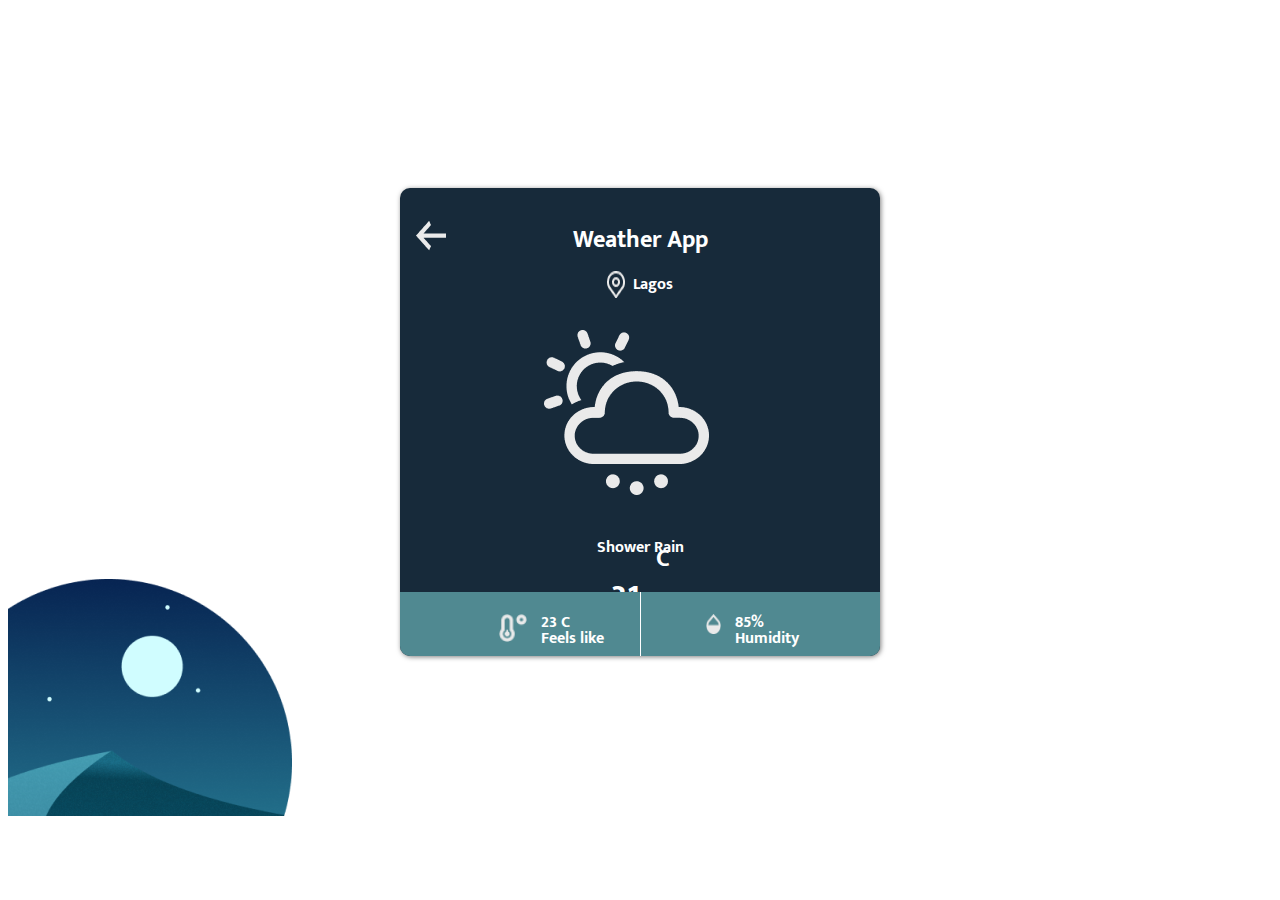
<file: main.html>
<!DOCTYPE html>
<html lang="en">
<head>
    <meta charset="UTF-8">
    <meta name="viewport" content="width=device-width, initial-scale=1.0">
    <link rel="stylesheet" href="https://cdnjs.cloudflare.com/ajax/libs/font-awesome/6.0.0-beta3/css/all.min.css">
    <link rel="stylesheet" href="style-new.css">
    <title>Document</title>
</head>
<body>
    <div class="weather-container">
        <div class="weather-post-container">
            <div class="blue-container">
            <div class="heading">
                    <img src="/left arrow.png" alt="" class="arrow-img">
                    <h2>Weather App</h2>
            </div>
                <div class="city-container">
                    <img src="/pin.png" alt="">
                    <span>Lagos</span>
                </div>
                <img src="/Frame 15.png" alt="" class="cloud-img">
                <div class="weather-condition">
                    <span>Shower Rain</span>
                </div>
                <div class="temperature-box">
                    <span>31 </span> C
                </div>
                
            </div>

            <div class="weather-info-container">
                <div class="temperature-container">
                    
                        <img src="/temperature-icon.png" alt="" class="temperature-icon">
                  
                   <div class="temperature-description">
                        
                        <span>23 C</span>
                        <p>Feels like</p>
                    </div>
                </div>
                <div class="humidity-container">
                    <div class="humidity-icon">
                        <img src="/humidity.png" alt="" class="humidity-img">
                    </div>
                    <div class="humidity-description">
                        <span>85%</span>
                        <p>Humidity</p>
                    </div>
                </div>
            </div>

        </div>
            <img src="/Frame.png" alt="" class="hill-img">
    </div>
    
    <script>

        

       
    </script>

</body>
</html>
</file>
<file: style-new.css>
.weather-container{
    padding: 10rem;
    border: 1px solid white;
   
    
    position: relative;
    background-color: rgb(255, 255, 255);
   border: 1px saddlebrown;
    margin: 0  auto;
}

@font-face {
    font-family: 'Mukta';
    src: url('/font/Mukta/Mukta-Bold.ttf') format('truetype'),
         url('/font/Mukta/Mukta-ExtraBold.ttf') format('truetype'),
         url('/font/Mukta/Mukta-ExtraLight.ttf') format('truetype'),
         url('/font/Mukta/Mukta-Light.ttf') format('truetype'),
         url('/font/Mukta/Mukta-Medium.ttf')format('truetype'),
         url('/font/Mukta/Mukta-Regular.ttf') format('truetype'),
         url('/font/Mukta/Mukta-SemiBold.ttf')format('truetype');
}
  
  body {
    font-family: 'Mukta', sans-serif; 
  }
   


.weather-post-container{
    margin: 0 auto;
/* text-align: center; */
    max-width: 30rem;
    max-height: 30rem;
    border: none;
    height: 100%;
    width: 100%;
    border-radius: 10px;
    box-shadow: 1px 1px 5px rgba(0, 0, 0, 0.5);
    background-color: #172A3A;
    
}

.city-container span{
    color: white;
}

.heading{
    position: relative;
    height: 5.2rem;
    
}

h2{
   color: white;
   text-align: center;
   padding-top: 2rem;
   /* text-align: center; */
}

.arrow-img{
    position: absolute;
    top:2rem;
    left: 1rem;
}


.weather-condition{
    color: white;
    text-align: center;
    margin-top: 0rem;
    position: relative;
    top: 30px;
    padding-top: 0rem;
}

.temperature-box{
    color: white;
}

/* .arrow-img{
    padding-left: 2rem;
    margin-top: 3rem;
} */

.city-container{
    display: flex;
    justify-content: center;
    gap:0.5rem;
}

.hill-img{
position: absolute;
bottom:0rem;
left: 0rem;
}

.cloud-img{
    margin-top: 2rem;
    margin-left: 9rem;
}


.temperature-box{
    margin-top: 0.5rem;
    text-align: center;
    font-size: x-large;
    font-weight: 700;
}

.weather-info-container{
    display: flex;
    border-radius:  0px 0px 10px 10px  ;
    height: 4rem;
    position: relative;
    background-color: #508991;
}

.temperature-container{
    display: flex;
    flex: 1;
    gap:0.9rem;
    border-top: 1px white;
    justify-content: center;
   
}



.humidity-container{
    display: flex;
    flex: 1;
    gap:0.9rem;
    border-left: 1px solid white;
    border-top: 1px white;
    justify-content: center;
   
}

.temperature-description p{
    position: absolute;
    top: 17px;
    color: white;
}

.temperature-description span{
    position: absolute;
    color: white;
    top: 17px;
}




.temperature-icon{
    width: 28px;
    height: 28px;
    padding-top: 22px;
}

.humidity-img{
    width: 15px;
    height: 20px;
    padding-top: 22px;
}

.humidity-description p{
    position: absolute;
    top: 17px;
    color: white;
}


.humidity-description span{
    position: absolute;
    top: 17px;
    color: white;
}
/* 
.humidity-icon{
    margin-right: 30px;
}

.humidity-description{
    margin-right: 50px;
} */

.humidity-description{
    margin-right: 80px;
}

#weather-picture{
    margin: 0 auto;
    
    display: flex;
    width: 200px;
    justify-content: center;
}

.temperature-box{
    display: flex;
    justify-content: center;
    gap: 1rem;
}


.temperature-box span{
    font-size: 32px;
    position: relative;
    top:32px;
}


.temperature-box p{
    font-size: 32px;

}
</file>
